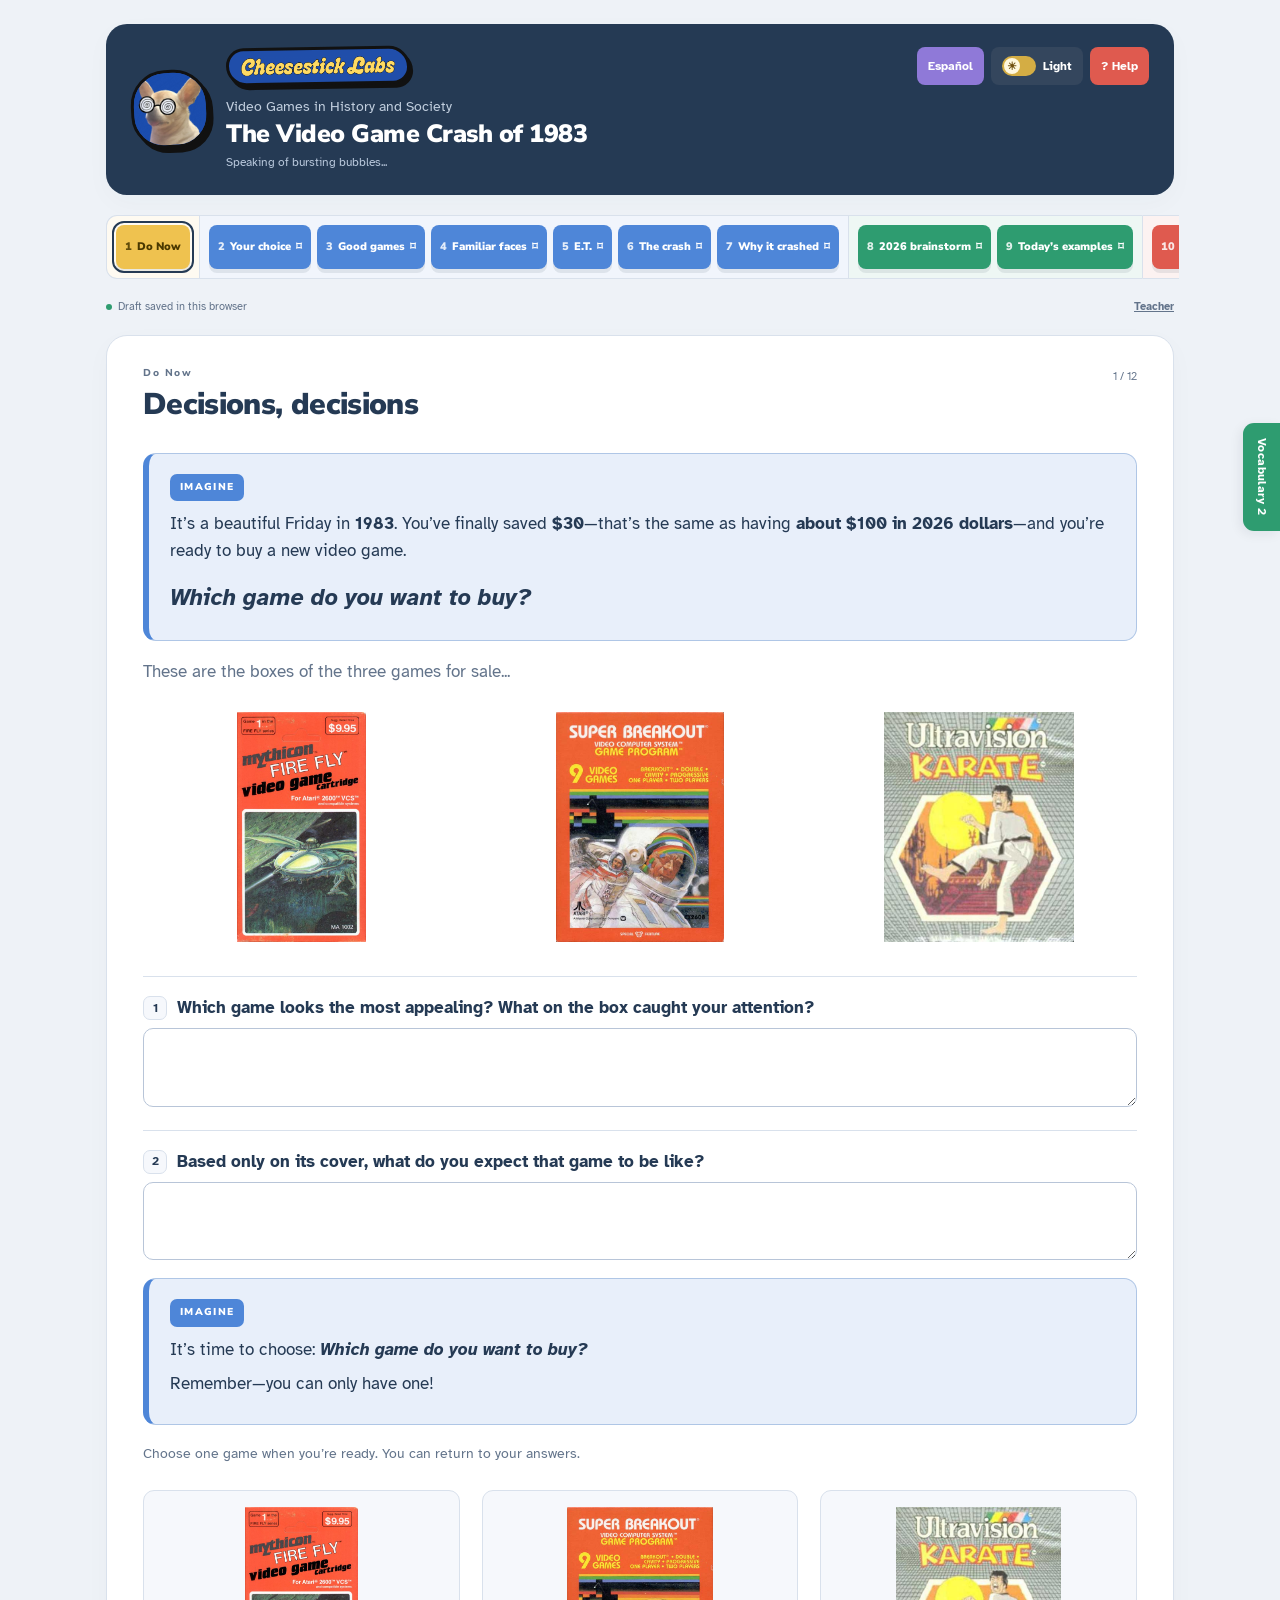
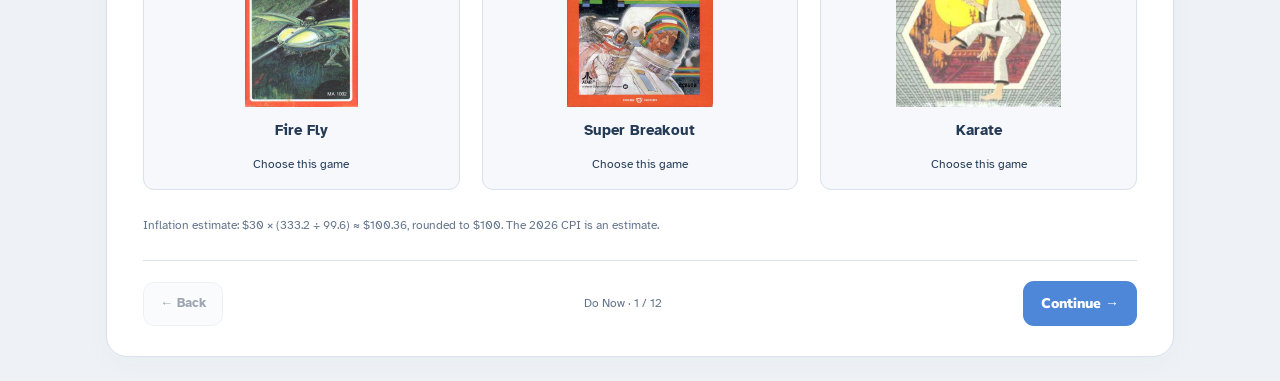
<file: index.html>
<!doctype html>
<html lang="en"><head><meta charset="utf-8"><meta name="viewport" content="width=device-width,initial-scale=1"><meta name="color-scheme" content="light dark"><title>Cheesestick Labs · The Video Game Crash of 1983</title><link rel="stylesheet" href="template.css"><link rel="stylesheet" href="lesson.css"><link rel="stylesheet" href="outline.css"></head><body>
<a href="#lesson" class="skip" id="skip">Skip to lesson</a>
<div class="app-shell">
<header class="topbar"><div class="brand"><div class="logo"><img src="assets/oz.png" alt="Oz wearing spiral glasses" width="1536" height="1536"></div><div class="brand-text"><div class="brandline"><img class="wordmark" src="assets/wordmark.png" alt="Cheesestick Labs" width="1131" height="130"></div><div class="series" id="series"></div><h1 id="lesson-title"></h1><div class="subtitle" id="subtitle"></div></div></div><div class="header-tools"><div class="utilities"><button id="language" class="language">Español</button><button id="theme" class="theme"><span class="theme-track"><span class="theme-thumb">☀</span></span><span id="theme-label">Light</span></button><button id="help" class="help">? Help</button></div></div></header>
<div class="nav-wrap"><div class="lesson-map-scroll"><nav id="page-nav" aria-label="Lesson pages"></nav></div><div class="session-line"><span class="draft" id="draft-status" role="status"></span><button class="teacher-link" id="teacher-open">Teacher</button></div></div>
<main id="lesson" tabindex="-1"></main>
</div>
<button class="vocab-tab" id="vocab-toggle" aria-controls="vocab-drawer" aria-expanded="false">Vocabulary</button>
<aside id="vocab-drawer" class="vocab-drawer" hidden><div class="drawer-heading"><h2 id="vocab-heading">Vocabulary</h2><button class="icon-button" data-close-vocab aria-label="Close">×</button></div><dl id="vocab-list"></dl></aside>
<dialog id="checkpoint" aria-labelledby="checkpoint-question"><form id="checkpoint-form"><div class="dialog-top"><span class="eyebrow" id="checkpoint-label"></span><button type="button" class="icon-button" data-close="checkpoint" aria-label="Close">×</button></div><span class="dialog-symbol">✦</span><h2 id="checkpoint-question"></h2><p id="checkpoint-hint" class="muted"></p><label for="checkpoint-answer" id="checkpoint-answer-label"></label><div class="unlock-row"><input id="checkpoint-answer" type="text" autocomplete="off" required><button class="primary" id="unlock-button"></button></div><p id="checkpoint-status" role="status"></p></form></dialog>
<dialog id="help-dialog"><div class="dialog-top"><h2 id="help-title"></h2><button class="icon-button" data-close="help-dialog" aria-label="Close">×</button></div><div id="help-content"></div></dialog>
<dialog id="choice-dialog"><form id="choice-form"><h2 id="choice-title"></h2><p id="choice-warning"></p><div class="help-actions"><button type="button" class="secondary" data-close="choice-dialog" id="choice-cancel"></button><button class="primary" id="choice-confirm"></button></div></form></dialog>
<dialog id="game-dialog" aria-labelledby="game-title"><div class="game-window"><div class="window-header"><h2 id="game-title"></h2><button id="close-game" aria-label="Close game and return to lesson">×</button></div><iframe id="game-frame" title="Atari game player" allow="autoplay" src="about:blank"></iframe></div></dialog>
<dialog id="teacher-dialog"><div class="dialog-top"><h2>Teacher setup</h2><button class="icon-button" data-close="teacher-dialog" aria-label="Close">×</button></div><div id="teacher-content"></div></dialog>
<div class="toast" id="toast" role="status" hidden></div><div id="print-area"></div>
<script src="config.js"></script><script src="content.js"></script><script src="passwords.js"></script><script src="lesson-sections.js"></script><script src="submission.js"></script><script src="jspdf.umd.min.js"></script><script src="answer-pdf.js"></script><script src="app.js"></script>
</body></html>
</file>
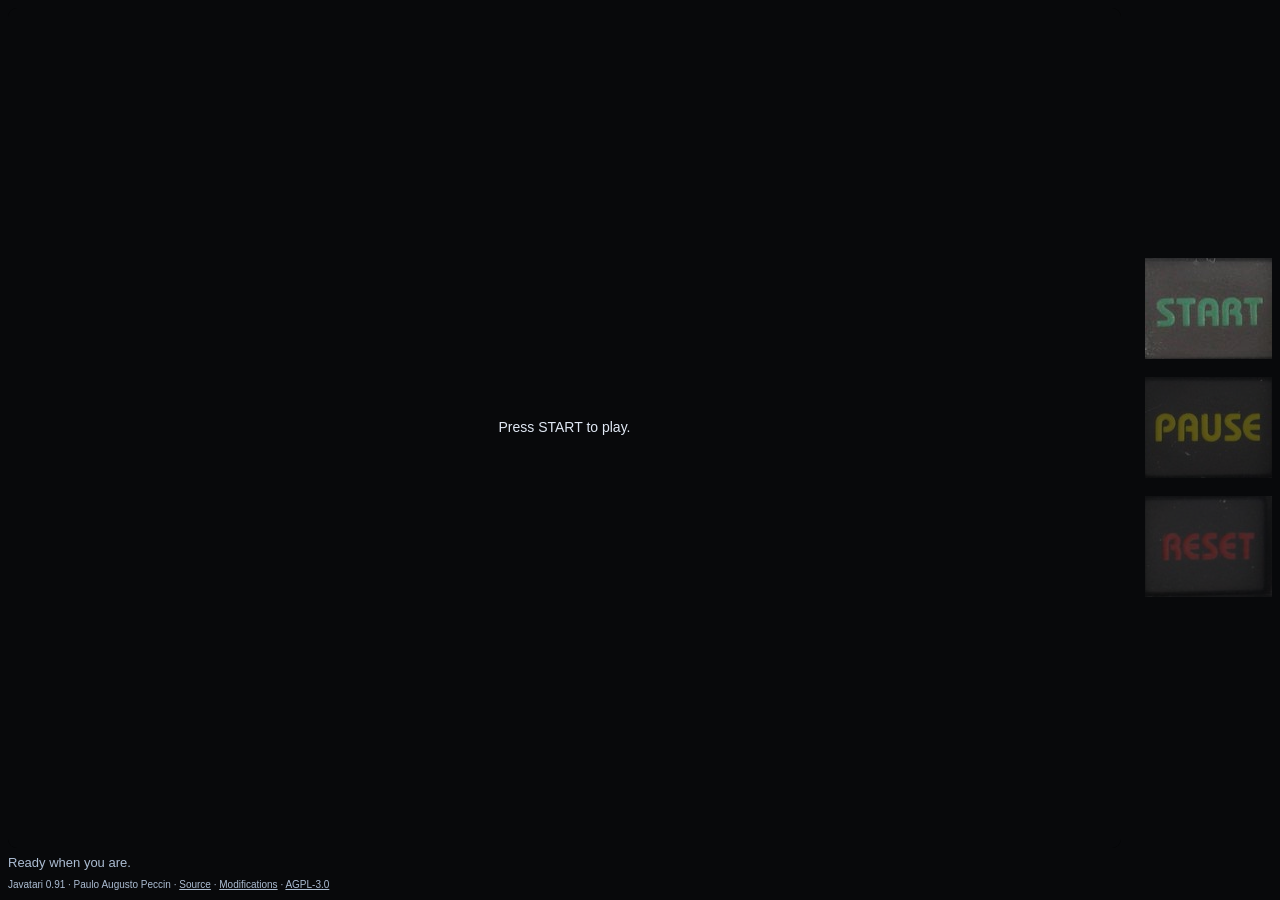
<file: player.html>
<!doctype html><html lang="en"><head><meta charset="utf-8"><meta name="viewport" content="width=device-width,initial-scale=1"><title>Atari player</title><link rel="stylesheet" href="player.css"></head><body>
<div class="player"><div class="layout"><section id="stage" aria-label="Game screen"><div id="scaler"><div id="javatari-screen"></div><div id="javatari-console-panel"></div></div><div id="cover"><p id="opening">Press START to play.</p></div></section><div class="buttons"><button id="start" aria-label="Start game"><img src="assets/S.png" alt="START" width="127" height="101"></button><button id="pause" aria-label="Pause game" aria-pressed="false" disabled><img src="assets/P.png" alt="PAUSE" width="127" height="101"></button><button id="reset" aria-label="Reset game" disabled><img src="assets/R.png" alt="RESET" width="127" height="101"></button></div></div><div class="status-row"><p id="status" role="status"></p><button id="retry" hidden>Try again</button></div><footer>Javatari 0.91 · Paulo Augusto Peccin · <a href="javatari-original-source.zip" target="_blank">Source</a> · <a href="MODIFICATIONS.md" target="_blank">Modifications</a> · <a href="LICENSE-javatari.txt" target="_blank">AGPL-3.0</a></footer></div>
<button id="finish-shopping" hidden disabled>Finish Shopping</button><script src="javatari/javatari.js"></script><script src="player.js"></script></body></html>
</file>
<file: template.css>
@import url('https://fonts.googleapis.com/css2?family=Atkinson+Hyperlegible:wght@400;700&family=Nunito+Sans:wght@600;700;800;900&display=swap');
:root{color-scheme:light;--bg:#eef2f7;--surface:#fff;--soft:#f6f8fc;--field:#fff;--ink:#253a54;--muted:#63748b;--line:#d9e1ec;--header:#253a54;--blue:#4e86d8;--green:#2e9c70;--gold:#efc24f;--red:#df5a4f;--purple:#8f79d8;--slate:#5f6f89;--shadow:0 8px 26px #253a5407;--activity:#f7faff;--grid:#d6e1f0;--node:#fff}
:root[data-theme=dark]{color-scheme:dark;--bg:#151e2b;--surface:#202d3e;--soft:#1b2737;--field:#172333;--ink:#e0e8f4;--muted:#acbdd3;--line:#3a4b61;--header:#111a27;--shadow:0 8px 26px #0d17231c;--activity:#182638;--grid:#35485f;--node:#25374d}
*{box-sizing:border-box}body{margin:0;background:var(--bg);color:var(--ink);font:17px/1.55 'Atkinson Hyperlegible','Segoe UI',sans-serif}button,input,textarea,select{font:inherit}button,a,select,input,textarea{-webkit-tap-highlight-color:transparent}button{cursor:pointer;min-height:44px;border:0;font-weight:700;border-radius:11px;padding:10px 16px;transition:filter .15s,transform .15s}button:hover{filter:brightness(1.05)}button:active{transform:translateY(1px)}button:disabled{opacity:.45;cursor:not-allowed}button:focus-visible,a:focus-visible,input:focus-visible,textarea:focus-visible,select:focus-visible{outline:3px solid var(--gold);outline-offset:4px}a{color:var(--blue);text-underline-offset:3px}h1,h2,h3,.nav-button,.block-label,.primary,.brandline{font-family:'Nunito Sans','Segoe UI',sans-serif}h1,h2,h3{line-height:1.2}h2{font-size:30px;font-weight:900;letter-spacing:-.65px;margin:7px 0 12px}h3{font-size:20px;margin:0 0 9px}p{margin:0 0 14px}p:last-child{margin-bottom:0}.app-shell{max-width:1160px;margin:auto;padding:24px 46px 0}.topbar{border-radius:21px;background:var(--header);padding:23px 25px;color:#fff;display:flex;align-items:center;justify-content:space-between;gap:20px;box-shadow:var(--shadow)}.brand{display:flex;gap:17px;align-items:center}.logo{flex:none;width:66px;height:66px;background:#34475f;border:1px solid #4d6078;border-radius:18px;padding:5px;transform:rotate(-5deg)}.logo svg{width:100%;height:100%}.brandline{font-size:10px;letter-spacing:1.7px;font-weight:900;color:#f2cd6d;display:flex;gap:10px;align-items:center}.preview-tag{font:700 9px 'Segoe UI',sans-serif;letter-spacing:1px;color:#b5c7de;border:1px solid #53647c;border-radius:4px;padding:2px 5px}.series{font-size:14px;color:#c1cede;margin-top:6px}h1{font-size:25px;font-weight:900;letter-spacing:-.5px;margin:2px 0 4px}.subtitle{font-size:12px;color:#b9c8dc}.header-tools{flex:none;align-self:stretch;display:flex;flex-direction:column;justify-content:space-between;gap:15px;align-items:flex-end}.utilities{display:flex;gap:7px;align-items:center}.utilities button{font-size:12px;padding:8px 11px;min-height:38px;border-radius:8px;color:white}.language{background:#8f79d8}.help{background:#df5a4f}.theme{display:flex;gap:7px;align-items:center;background:#34465d}.theme-track{background:#d4ad44;width:34px;height:20px;border-radius:15px;display:block;padding:2px;transition:background .2s}.theme-thumb{display:grid;place-items:center;background:#fff8df;color:#705010;width:16px;height:16px;border-radius:50%;font-size:11px;transition:transform .2s}[data-theme=dark] .theme-track{background:#617a9f}[data-theme=dark] .theme-thumb{transform:translateX(14px);background:#e4edff;color:#324b69}.pacing{display:flex;gap:8px;align-items:center;font-size:11px;color:#c1cede}.pacing select{background:#34465d;color:#edf3fa;border:1px solid #53647c;border-radius:6px;padding:5px;font-size:11px}.nav-wrap{padding:20px 0 15px}nav{display:flex;gap:8px;flex-wrap:wrap}.nav-button{background:var(--tab);color:#fff;border-radius:12px;padding:12px 13px;font-size:12px;font-weight:900;box-shadow:0 4px 0 #23364d18;display:flex;gap:7px;align-items:center}.nav-button.gold{color:#493800}.nav-button[aria-current=page]{outline:3px solid var(--ink);outline-offset:2px}.nav-num{opacity:.85}.lock{width:12px;height:12px;opacity:.85}.session-line{display:flex;align-items:center;justify-content:space-between;gap:12px;font-size:11px;color:var(--muted);margin-top:15px;flex-wrap:wrap}.draft::before{content:'';display:inline-block;width:6px;height:6px;background:var(--green);border-radius:50%;margin-right:6px}.draft.error::before{background:var(--red)}main{background:var(--surface);border:1px solid var(--line);border-radius:21px;padding:30px 36px;box-shadow:var(--shadow);min-height:450px;scroll-margin-top:15px}main:focus{outline:none}.page-top{display:flex;gap:18px;justify-content:space-between;align-items:start;margin-bottom:18px}.eyebrow{font:800 10px 'Nunito Sans',sans-serif;letter-spacing:1.6px;color:var(--muted)}.page-count{font-size:11px;color:var(--muted);white-space:nowrap;margin-top:2px}.lead{color:var(--muted);max-width:780px;font-size:17px}.block{--tone:var(--gold);border:1px solid color-mix(in srgb,var(--tone) 30%,var(--line));border-left:6px solid var(--tone);background:color-mix(in srgb,var(--tone) 9%,var(--surface));padding:18px 21px;border-radius:13px;margin:18px 0}.block-label{display:inline-block;font-size:10px;font-weight:900;letter-spacing:1.3px;background:var(--tone);color:white;border-radius:7px;padding:6px 10px;margin-bottom:10px}.learn{--tone:var(--gold)}.learn .block-label{color:#493800}.observe{--tone:var(--blue)}.try{--tone:var(--green)}.review{--tone:var(--purple)}.important{--tone:var(--red)}.block p{margin-bottom:8px}.more-row{display:flex;gap:15px;flex-wrap:wrap;margin-top:8px;align-items:center}.learn-more{margin-top:8px}.learn-more summary{cursor:pointer;font-size:13px;color:var(--ink);font-weight:700}.learn-more p{font-size:14px;color:var(--muted);margin-top:8px}.slide-link{font-size:13px}.activity-area{background:var(--activity);border:1px solid var(--line);border-radius:12px;padding:18px;margin-top:13px}.activity-head{display:flex;gap:10px;align-items:center;justify-content:space-between;flex-wrap:wrap;margin-bottom:10px}.activity-head p{margin:0}.caption{font-size:12px;color:var(--muted)}.route-compare{display:grid;grid-template-columns:1fr 1fr;gap:12px}.route-option{padding:13px 15px;background:var(--node);border:1px solid var(--line);border-radius:10px}.route-letters{display:flex;gap:10px;align-items:center;font-weight:700;font-size:17px}.route-letters span{color:var(--muted);font-size:12px}.route-total{font:900 29px 'Nunito Sans',sans-serif;line-height:1.3;margin-top:8px}.route-total small{font:400 13px 'Atkinson Hyperlegible',sans-serif;color:var(--muted)}.route-option.better{border-color:var(--green)}.route-option.better .route-total{color:var(--green)}[data-theme=dark] .route-option.better .route-total{color:#63d5a4}.slider-label{display:flex;justify-content:space-between;gap:12px;font-size:14px;margin:18px 0 5px}.slider-label output{font-weight:700}input[type=range]{width:100%;accent-color:var(--green);margin:5px 0 0;min-height:25px}.slider-hints{display:flex;justify-content:space-between;font-size:11px;color:var(--muted)}.result-line{background:color-mix(in srgb,var(--green) 10%,var(--surface));padding:10px 13px;border-radius:8px;font-size:14px;margin-top:12px;min-height:42px}.question{border-top:1px solid var(--line);padding-top:19px;margin-top:23px}.question-label{display:flex;gap:10px;align-items:start;font-weight:700;line-height:1.4;margin-bottom:8px}.q-number{display:grid;place-items:center;width:24px;height:24px;flex:none;background:var(--soft);border:1px solid var(--line);border-radius:7px;font-size:12px}.question .caption{margin:0 0 10px 34px}.question textarea{display:block;width:100%;resize:vertical;background:var(--field);border:1px solid #b8c5d8;color:var(--ink);padding:12px 14px;border-radius:10px;min-height:76px}.question.deep{border:1px solid color-mix(in srgb,var(--purple) 45%,var(--line));border-left:6px solid var(--purple);background:color-mix(in srgb,var(--purple) 6%,var(--surface));padding:17px 20px;border-radius:13px;margin-top:20px}.think-heading{display:flex;justify-content:space-between;gap:10px;margin-bottom:9px}.think-heading strong{font-size:11px;color:var(--purple);letter-spacing:1px}.discussion-cue{font-size:12px;color:var(--muted);margin-top:9px}.pause-line{font-size:14px;padding:12px 0 0;display:flex;gap:9px;align-items:start}.pause-line strong{color:var(--red)}.page-bottom{display:flex;justify-content:space-between;gap:15px;align-items:center;margin-top:25px;padding-top:20px;border-top:1px solid var(--line)}.primary{background:var(--blue);color:white;font-size:14px;font-weight:900;padding:12px 18px}.secondary{background:var(--soft);border:1px solid var(--line);color:var(--ink);font-size:13px}.page-bottom .caption{text-align:center}.next-wrap{display:flex;align-items:center;gap:8px}.next-wrap svg{width:12px;height:12px}.vocab-tab{position:fixed;right:0;top:47%;z-index:15;writing-mode:vertical-rl;display:flex;gap:10px;align-items:center;background:var(--green);color:white;border-radius:11px 0 0 11px;padding:15px 9px;font-size:12px;letter-spacing:.4px;box-shadow:-3px 3px 12px #15213112}.vocab-tab span:last-child{display:grid;place-items:center;background:#ffffff24;border-radius:50%;width:21px;height:21px;writing-mode:horizontal-tb;font-size:11px}.vocab-drawer{position:fixed;right:0;top:0;bottom:0;width:min(365px,90vw);background:var(--surface);border-left:1px solid var(--line);box-shadow:-14px 0 50px #111a2730;z-index:25;padding:30px 26px;overflow-y:auto}.drawer-heading{display:flex;justify-content:space-between;align-items:start;gap:15px}.vocab-drawer h2{font-size:26px}.vocab-drawer dt{font-weight:700;color:var(--green);margin-top:22px}.vocab-drawer dd{margin:5px 0 0;font-size:15px}.vocab-drawer .term-page{font-size:11px;color:var(--muted);margin-top:4px}.icon-button{font-size:25px;line-height:1;width:40px;min-height:40px;padding:5px;color:var(--muted);background:var(--soft);flex:none}.vocab-link{padding:0;border:0;background:none;min-height:0;display:inline;color:inherit;font:inherit;font-weight:700;text-decoration:underline dotted var(--gold);text-underline-offset:4px}footer{padding:23px;text-align:center;color:var(--muted);font-size:12px}footer a{color:inherit}dialog{width:min(480px,calc(100% - 32px));border:1px solid var(--line);border-radius:19px;background:var(--surface);color:var(--ink);padding:27px;box-shadow:0 20px 100px #0b162355}dialog::backdrop{background:#111a2799;backdrop-filter:blur(4px)}dialog h2{font-size:26px}.dialog-top{display:flex;align-items:center;justify-content:space-between;gap:12px;margin-bottom:12px}.dialog-symbol{display:grid;place-items:center;background:color-mix(in srgb,var(--gold) 18%,var(--surface));color:var(--gold);width:42px;height:42px;border-radius:12px;font-size:28px;margin-bottom:15px}.muted{color:var(--muted);font-size:14px}.unlock-row{display:flex;gap:8px;margin-top:7px}.unlock-row input{min-width:0;width:100%}.unlock-row button{flex:none}input:not([type=range]),select{border:1px solid var(--line);background:var(--field);color:var(--ink);padding:10px 12px;border-radius:9px}dialog label{font-size:13px;font-weight:700}.dialog-note{font-size:12px;color:var(--muted);margin-top:13px}#checkpoint-status{font-size:13px;color:var(--red);margin-top:10px}.help-entry{margin:18px 0}.help-entry h3{font-size:16px}.help-entry p{font-size:14px;color:var(--muted)}.help-actions{display:flex;gap:9px;flex-wrap:wrap;justify-content:space-between;margin-top:23px}.toast{position:fixed;left:50%;bottom:22px;transform:translateX(-50%);background:var(--ink);color:var(--surface);padding:12px 20px;border-radius:10px;box-shadow:var(--shadow);z-index:50;max-width:90%;font-size:14px}.router-map{display:block;width:100%;height:auto;max-height:210px}.map-line{stroke:var(--grid);stroke-width:4;fill:none;stroke-linecap:round}.map-line.active{stroke:var(--blue)}.map-line.closed{stroke:var(--red);stroke-dasharray:6 7;opacity:.5}.map-node{fill:var(--node);stroke:var(--line);stroke-width:2}.map-node.router{stroke:var(--blue)}.router-map text{fill:var(--ink);font-family:'Nunito Sans',sans-serif;font-weight:800;font-size:14px}.router-map .edge-label{font:12px 'Atkinson Hyperlegible',sans-serif;fill:var(--muted)}.packet-dot{fill:var(--gold);stroke:var(--surface);stroke-width:3}.activity-controls{display:flex;gap:8px;align-items:center;flex-wrap:wrap;margin-top:9px}.activity-controls .primary{background:var(--green)}.toggle-link{background:var(--node);color:var(--ink);border:1px solid var(--line);font-size:13px}.toggle-link[aria-pressed=true]{border-color:var(--red);color:var(--red)}.message-scene{display:flex;justify-content:center;align-items:center;gap:18px;padding:20px 10px}.message-device{background:var(--node);border:2px solid var(--line);border-radius:16px;padding:20px;min-width:130px;text-align:center}.message-device .device-icon{font-size:26px;margin-bottom:8px}.message-device strong{display:block;font-size:15px}.message-device small{color:var(--muted);font-size:12px}.message-trail{color:var(--blue);letter-spacing:5px;position:relative;overflow:hidden;min-width:75px;text-align:center}.message-trail:after{content:'●';position:absolute;left:-10%;color:var(--gold);animation:message 3s linear infinite}@keyframes message{to{left:110%}}.review-prompt{font-size:14px}.workbench{display:grid;grid-template-columns:1fr 1fr;gap:20px;align-items:start}.tile-pool{display:flex;gap:7px;flex-wrap:wrap;align-items:center}.route-tile{background:var(--node);color:var(--ink);border:2px solid var(--blue);border-radius:9px;width:52px;min-height:49px;cursor:grab;touch-action:none;font:900 17px 'Nunito Sans',sans-serif}.route-tile[aria-pressed=true]{background:var(--blue);color:white}.drop-slot{display:flex;align-items:center;justify-content:center;gap:8px;background:var(--field);border:2px dashed var(--line);border-radius:11px;min-height:75px;padding:10px;margin-top:8px;flex-wrap:wrap}.drop-slot.over{border-color:var(--green);background:color-mix(in srgb,var(--green) 9%,var(--surface))}.path-stop{display:flex;gap:8px;align-items:center;font-weight:700}.path-stop button{min-height:35px;padding:4px 10px;background:var(--blue);color:white;border-radius:7px}.test-history{border-top:1px solid var(--line);margin-top:15px;padding-top:12px;font-size:13px}.test-history ol{margin:7px 0 0;padding-left:22px}.history-row{padding:3px 0}.history-cost{font-weight:700;color:var(--green)}.task-steps{display:flex;gap:13px;flex-wrap:wrap;margin:15px 0;color:var(--muted);font-size:12px}.task-steps span{display:flex;align-items:center;gap:5px}.task-steps b{display:grid;place-items:center;width:20px;height:20px;border-radius:50%;background:var(--soft);color:var(--ink)}.submit-fields{display:grid;grid-template-columns:2fr 1fr;gap:16px;margin:20px 0}.submit-fields label{font-size:13px;font-weight:700;display:block;margin-bottom:6px}.submit-fields input,.submit-fields select{width:100%}.response-summary{border:1px solid var(--line);border-radius:12px;overflow:hidden;margin:19px 0}.summary-row{display:flex;justify-content:space-between;align-items:center;gap:10px;padding:12px 16px;font-size:14px;border-bottom:1px solid var(--line)}.summary-row:last-child{border-bottom:0}.summary-row button{background:none;color:var(--blue);font-size:13px;padding:2px 4px;min-height:30px}.summary-stat{font-size:12px;color:var(--muted)}.submit-actions{display:flex;gap:9px;flex-wrap:wrap}.submit-note{margin-top:14px;padding:14px 16px;border-radius:10px;background:var(--soft);border:1px solid var(--line);font-size:14px}.submit-note.success{border-color:var(--green)}.preview-notice{font-size:13px;color:var(--muted);border-left:3px solid var(--gold);padding-left:12px;margin:18px 0}.skip{position:absolute;top:-100px;background:var(--surface);padding:12px;z-index:100}.skip:focus{top:10px}#print-area{display:none}[hidden]{display:none!important}.drag-ghost{position:fixed;pointer-events:none;z-index:60;background:var(--blue);color:white;padding:10px 17px;border-radius:10px;font-weight:700;box-shadow:0 6px 20px #111a2755}
@media(min-width:1400px){.app-shell{max-width:1210px}}@media(max-width:950px){.topbar{align-items:flex-start}.brand{align-items:flex-start}.header-tools{gap:15px}.app-shell{padding:18px 42px 0 18px}h1{font-size:23px}.utilities{flex-wrap:wrap;justify-content:flex-end}.nav-button{padding:11px;font-size:11px}main{padding:26px}}
@media(max-width:680px){body{font-size:16px}.app-shell{padding:10px 34px 0 10px}.topbar{padding:18px;flex-direction:column;gap:17px;border-radius:16px}.logo{width:47px;height:47px;border-radius:13px}.brand{gap:11px}.brandline{font-size:9px}.series{font-size:12px}h1{font-size:21px}.subtitle{font-size:11px}.header-tools{flex-direction:row;align-items:center;align-self:stretch;flex-wrap:wrap}.utilities button{font-size:11px}.pacing{font-size:10px}nav{gap:7px}.nav-button{flex:1 1 28%;justify-content:center;font-size:10px;padding:10px 6px}.session-line{font-size:10px}#theme-note{display:none}main{padding:21px 17px;border-radius:16px}h2{font-size:25px}.page-top{gap:8px}.eyebrow{font-size:9px;letter-spacing:1px}.page-count{font-size:10px}.lead{font-size:16px}.block{padding:15px;border-left-width:5px}.route-compare{gap:8px}.route-option{padding:12px}.route-letters{gap:6px;font-size:15px}.route-total{font-size:26px}.workbench{grid-template-columns:1fr;gap:12px}.question.deep{padding:15px}.page-bottom{gap:8px}.page-bottom .caption{display:none}.primary{padding:11px 14px}.vocab-tab{padding:12px 6px;font-size:11px}.message-scene{gap:10px;padding:15px 0}.message-device{min-width:90px;padding:12px}.message-trail{min-width:38px;letter-spacing:2px}.message-device strong{font-size:13px}.message-device small{font-size:11px}.submit-fields{grid-template-columns:1fr}.router-map{min-height:150px}.activity-area{padding:12px}.think-heading strong{font-size:10px}.think-heading .caption{font-size:10px}footer{font-size:11px;padding:20px 0}dialog{padding:21px}.unlock-row{flex-wrap:wrap}.unlock-row button{width:100%}}
.pause-line .pause-label{background:var(--red);color:#fff;border-radius:6px;padding:5px 8px;letter-spacing:.6px;font-size:9px;flex:none;margin-top:1px}
@media(max-width:680px){.router-map{min-height:0}.router-map text{font-size:30px}.router-map .edge-label{font-size:27px}.pause-line{flex-direction:column;gap:6px;align-items:start}}
@media(prefers-reduced-motion:reduce){*,*::before,*::after{animation:none!important;transition:none!important;scroll-behavior:auto!important}}
@media print{body{background:white;color:#17263b;font:12pt/1.4 Arial,sans-serif}.app-shell,.vocab-tab,.vocab-drawer,dialog,.toast{display:none!important}#print-area{display:block}#print-area h1{font:700 22pt Arial;color:#17263b}#print-area h2{font:700 17pt Arial;margin-top:24px}#print-area section{break-after:page}#print-area section:last-child{break-after:auto}#print-area .print-question{margin:17px 0;break-inside:avoid}#print-area .write-lines{height:75px;border-bottom:1px solid #999}#print-area p{color:#17263b}#print-area svg{max-width:100%;height:auto}.print-note{font-size:10pt}}
.match-line{display:grid;grid-template-columns:1fr 220px;gap:15px;align-items:center;margin:10px 0}.fix-controls{display:flex;gap:12px;flex-wrap:wrap}.fix-controls label{display:grid;gap:5px;font-size:14px}.fix-demo{padding:20px;background:white;color:#17263b;border:1px solid #bdc7d7;margin-top:15px;border-radius:10px}.fix-demo.low-contrast{color:#c1c8cc}.fix-menu{padding:10px;background:#e5edf3;margin:12px 0}.annotation-tools{display:flex;gap:8px;align-items:center;flex-wrap:wrap;margin:15px 0}.annotation-tools span{font-size:13px}.annotation-tools [aria-pressed=true]{background:var(--green);color:white;border-color:var(--green)}.evidence-workspace{display:grid;grid-template-columns:minmax(0,1.5fr) minmax(250px,1fr);gap:20px;align-items:start}.mock-browser{border:1px solid #bdc7d7;border-radius:12px;overflow:hidden;background:white;color:#17263b}.mock-address{background:#e6ebf1;padding:10px;font-size:12px}.mock-address span{display:block;color:#53647c}.mock-site{padding:16px}.web-feature{display:block;position:relative;text-align:left;background:white;color:#17263b;border:2px solid transparent;border-radius:7px;padding:10px;width:100%;margin-bottom:8px;min-height:44px}.web-feature:hover{border-color:#2470bd}.web-feature:focus-visible{outline:3px solid #2470bd;outline-offset:2px}.web-feature p{font-size:14px;margin:8px 0}.web-feature[data-feature=brand]{font-size:23px}.web-feature[data-feature=menu]{background:#edf4fb;font-size:13px}.web-feature[data-feature=access]{font-size:13px;background:#eff8f2}.web-feature[data-feature=secondary]{background:#fff5dc;font-size:14px}.mock-grid{display:grid;grid-template-columns:1fr 1fr;gap:8px}.mock-grid .web-feature{border:1px solid #c4cedb;min-height:160px}.mock-grid strong{font-size:17px}.search-demo{display:block;padding:8px;border:1px solid #9faec3;border-radius:20px;color:#53647c;font-size:14px}.mock-action{display:inline-block;background:#1e5ca4;color:white;border-radius:6px;padding:7px 9px;font-size:13px}.markers{display:block;color:#a3281f;font-weight:bold;font-size:13px;margin-top:5px}.web-feature.highlighted{background:#fff39b}.evidence-note{border:1px solid var(--line);border-left:4px solid var(--green);border-radius:8px;padding:12px;margin-bottom:13px;font-size:13px}.evidence-note label{display:grid;gap:5px;margin-top:10px}.evidence-note textarea{width:100%;background:var(--field);color:var(--ink);padding:10px;border:1px solid var(--line);border-radius:7px;margin-bottom:10px}.evidence-note strong{overflow-wrap:anywhere}.evidence-note button{font-size:12px;padding:7px}.evidence-workspace aside{max-height:650px;overflow:auto;scrollbar-gutter:stable}.evidence-workspace aside h3{font-size:18px}@media(max-width:900px){.evidence-workspace{grid-template-columns:1fr}.evidence-workspace aside{max-height:none}.match-line{grid-template-columns:1fr}.mock-grid{grid-template-columns:1fr 1fr}}@media(max-width:500px){.mock-grid{grid-template-columns:1fr}}


.learn-topic{display:block;font-size:23px;font-weight:800;line-height:1.3;margin:2px 0 16px}.learn-detail{display:block;margin:12px 0;line-height:1.65}.learn-detail:last-child{margin-bottom:0}

.logo{transform:none;background:transparent;border:0;border-radius:0;padding:0;overflow:visible}.logo img{display:block;width:100%;height:100%;object-fit:contain}.app-shell{padding-bottom:24px}

.bigidea-statement{display:block;font-size:25px;line-height:1.5;padding:6px 0 12px}.bigidea-examples{margin:18px 0 0}.bigidea-examples>div{display:grid;grid-template-columns:125px 1fr;gap:14px;padding:13px 0;border-top:1px solid var(--line)}.bigidea-examples dt{font-weight:800}.bigidea-examples dd{margin:0;line-height:1.65}@media(max-width:600px){.bigidea-statement{font-size:21px}.bigidea-examples>div{grid-template-columns:1fr;gap:4px}}

.lesson-map-scroll{overflow-x:auto;padding:5px 5px 9px;margin:-5px -5px -9px;scrollbar-width:thin}#page-nav{display:flex;flex-wrap:nowrap;gap:24px;align-items:stretch;min-width:max-content}.lesson-part{position:relative;border:1px solid var(--line);background:var(--surface);border-radius:13px;padding:9px;display:flex;flex-direction:column;justify-content:space-between;gap:10px;flex:1 0 auto}.lesson-part.current-part{border-color:var(--muted);box-shadow:0 2px 7px #17263b0c}.lesson-part:not(:last-child)::after{content:'→';position:absolute;right:-21px;top:50%;transform:translateY(-50%);font-size:18px;font-weight:700;color:var(--muted)}.lesson-part-label{display:flex;align-items:center;gap:8px;padding:0 2px;white-space:nowrap}.lesson-part-label>span{font-size:8px;font-weight:800;letter-spacing:1px;color:var(--muted)}.lesson-part-label>strong{font-size:11px;color:var(--ink)}.lesson-part-tabs{display:flex;gap:6px;flex-wrap:nowrap}.lesson-part .nav-button{font-size:11px;padding:10px 9px;gap:5px;border-radius:8px;white-space:nowrap;flex:1 0 auto;justify-content:center}.lesson-part .nav-button[aria-current=page]{outline-width:2px;outline-offset:2px}.lesson-part .lock{width:10px;height:10px}@media(max-width:680px){#page-nav{gap:21px}.lesson-part{padding:8px}.lesson-part-label>strong{font-size:10px}.lesson-part-label>span{font-size:8px}.lesson-part .nav-button{font-size:10px;padding:10px 8px}.lesson-part:not(:last-child)::after{right:-19px;font-size:16px}}
.lesson-part-label{display:none}#page-nav{gap:0}.lesson-part{border-radius:0;gap:0;border-right:0;padding:9px}.lesson-part:first-child{border-radius:11px 0 0 11px}.lesson-part:last-child{border-radius:0 11px 11px 0;border-right:1px solid var(--line)}.lesson-part:not(:last-child)::after{content:none}.lesson-part.current-part{border-color:var(--line);box-shadow:none}@media(max-width:680px){#page-nav{gap:0}.lesson-part{padding:8px}}
.lesson-part:nth-child(1){--part-color:var(--purple)}.lesson-part:nth-child(2){--part-color:var(--blue)}.lesson-part:nth-child(3){--part-color:var(--green)}.lesson-part:nth-child(4){--part-color:var(--red)}.lesson-part{background:color-mix(in srgb,var(--part-color) 8%,var(--surface))}.lesson-part .nav-button{background:var(--part-color);color:#fff}.lesson-part .nav-button.gold{color:#fff}
.lesson-part:nth-child(1){--part-color:var(--gold)}.lesson-part:nth-child(1) .nav-button{color:#493800}.lesson-part:nth-child(4) .nav-button:last-child{background:var(--slate);color:#fff}

.investigation-steps{padding-left:24px;margin:0 0 20px}.investigation-steps li{padding-left:7px;margin:0 0 15px;line-height:1.7}.investigation-steps li::marker{font-weight:800;color:var(--red)}.question-group{font-size:15px;letter-spacing:.5px;color:var(--purple);margin:32px 0 0;padding-top:15px;border-top:2px solid var(--line)}

.shareout-sites{display:flex;gap:8px;flex-wrap:wrap;margin:16px 0}.shareout-sites button{font-size:13px}.shareout-sites [aria-pressed=true]{background:var(--blue);border-color:var(--blue);color:#fff}.shareout-viewer{margin:16px 0}.shareout-viewer iframe{display:block;width:100%;height:800px;border:0;background:white}.shareout-viewer+.caption{margin-top:12px}

.investigation-phases>section{padding:18px 0;border-top:1px solid var(--line)}.investigation-phases h3{font-size:19px;margin:0 0 12px}.investigation-phases .annotation-frame{padding:12px 16px;background:var(--surface);border-radius:7px;font-size:14px}

.block.extension{--tone:var(--purple)}.extension>.block-label{background:#7351ad;color:#fff}.extension>.question{margin-bottom:0}.extension-note{font-size:14px}

.extension-divider{border:0;border-top:1px solid var(--line);margin:30px 0 24px;width:100%}
</file>
<file: lesson.css>
/* The supplied lab stylesheet stays intact in template.css. Only lesson-specific additions follow. */
.logo{width:78px;height:78px;border:3px solid #111;border-radius:45% 45% 42% 42%;box-shadow:4px 5px 0 #111;overflow:hidden;background:#204eaa;transform:rotate(-3deg);padding:0}
.logo img{width:100%;height:100%;object-fit:cover}.wordmark{display:block;width:154px;height:auto;max-width:100%}.brand-text{min-width:0}.brand{min-width:0}.teacher-link{padding:0;background:none;color:var(--muted);font-size:11px;min-height:26px;text-decoration:underline}.session-line{align-items:center}
.brandline{display:inline-flex;padding:7px 12px;background:#204eaa;border:3px solid #111;border-radius:19px 23px 18px 22px;box-shadow:3px 4px 0 #111;margin-bottom:5px;transform:rotate(-1deg)}
.block.imagine{--tone:var(--blue);background:color-mix(in srgb,var(--blue) 13%,var(--surface))}.imagine>.block-label{background:var(--blue);color:#fff}.bubble-question{font-size:23px;line-height:1.4;margin-top:18px}.cover-gallery,.game-choices{display:grid;grid-template-columns:repeat(3,minmax(0,1fr));gap:22px;margin:26px 0}.cover-gallery figure{margin:0;text-align:center}.cover-gallery img{width:100%;height:230px;object-fit:contain}.cover-gallery figcaption{font-size:14px;font-weight:700;margin-top:8px}.game-card{display:flex;flex-direction:column;align-items:center;gap:12px;border:1px solid var(--line);background:var(--soft);color:var(--ink);padding:16px}.game-card img{width:100%;height:200px;object-fit:contain}.game-card.chosen{outline:3px solid var(--blue);outline-offset:3px}.game-card span{font-size:15px}.game-card small{font-size:12px;font-weight:400}.game-card:disabled{filter:grayscale(.7)}.source-note{font-size:12px;color:var(--muted);margin:22px 0}.source-note p{margin-top:10px}.source-note a{overflow-wrap:anywhere}.choice-status{font-size:14px;color:var(--muted)}.crash-banner{border:2px solid var(--red);background:color-mix(in srgb,var(--red) 10%,var(--surface));border-radius:12px;padding:22px;margin:20px 0}.crash-banner h3{color:var(--red);letter-spacing:1px}.evidence-grid{display:grid;grid-template-columns:repeat(3,1fr);gap:12px;margin:20px 0}.evidence-card{border:1px solid var(--line);border-radius:12px;background:var(--soft);padding:18px}.evidence-card strong{display:block;font-size:18px;margin-bottom:8px}.evidence-card p{font-size:15px}.setup-note{border:1px dashed var(--line);border-radius:12px;padding:18px;margin:20px 0;color:var(--muted);font-size:14px}.teacher-fields label{display:grid;gap:5px;margin:12px 0;font-size:14px}.teacher-fields input{width:100%}.teacher-fields fieldset{border:1px solid var(--line);border-radius:10px;margin:15px 0;padding:15px}.teacher-actions{display:flex;gap:8px;flex-wrap:wrap;margin:16px 0}.teacher-fields .danger{background:var(--red);color:#fff}#teacher-dialog{max-width:700px;width:calc(100% - 30px)}.response-summary h3{margin:18px 0 7px;font-size:17px}.response-summary{padding:18px}.response-summary p{white-space:pre-wrap;overflow-wrap:anywhere;font-size:14px}.link-list{display:flex;gap:10px;flex-wrap:wrap;margin:16px 0}.link-list a{padding:10px 14px;border:1px solid var(--line);border-radius:8px;background:var(--soft)}.investigation-steps li{margin-bottom:14px}.question input{width:100%}
body:has(#game-dialog[open]){overflow:hidden}#game-dialog{width:calc(100vw - 24px);height:calc(100dvh - 24px);max-width:1500px;max-height:none;padding:10px 14px;background:#151e2b;color:white;border:2px solid #111;border-radius:18px;overflow:hidden}.game-window{height:100%;display:grid;grid-template-rows:auto minmax(0,1fr);gap:8px}.window-header{display:flex;align-items:center;justify-content:space-between}.window-header h2{font-size:18px;margin:0}.window-header button{font-size:28px;background:#34465d;color:white;padding:2px 14px}#game-frame{width:100%;height:100%;border:0;min-height:0;background:#08090b;border-radius:10px}#choice-dialog{max-width:500px}#checkpoint-status{min-height:20px}
.completion-table{margin:24px 0;border:1px solid var(--line);border-radius:12px;overflow:hidden}.completion-table table{width:100%;border-collapse:collapse;text-align:left}.completion-table caption{text-align:left;padding:16px;font-weight:700;background:var(--soft)}.completion-table th,.completion-table td{padding:12px 16px;border-top:1px solid var(--line);font-size:14px}.completion-table thead th{color:var(--muted);font-size:12px}.completion-table tbody th{font-weight:700}.completion-table td:last-child{width:120px}.completion-table button{font-size:12px;padding:6px 12px;min-height:36px}
@media(max-width:680px){.logo{width:58px;height:58px}.wordmark{width:140px}.cover-gallery,.game-choices{gap:10px}.cover-gallery img{height:160px}.game-card{padding:8px}.game-card img{height:145px}.game-card span{font-size:12px}.evidence-grid{grid-template-columns:1fr}.bubble-question{font-size:20px}.subtitle{max-width:230px}.app-shell{padding-right:34px}.completion-table th,.completion-table td{padding:10px 8px;font-size:12px}.completion-table td:last-child{width:92px}}

.game-window,#game-frame{min-width:0}
</file>
<file: outline.css>
.library-growth{display:flex;align-items:center;justify-content:space-around;gap:24px;margin:28px 0;padding:24px;border:1px solid var(--line);border-radius:14px;background:var(--soft)}.library-growth>div{display:flex;flex-direction:column;gap:14px;text-align:center}.library-growth strong{font-size:20px}.launch-dots{font-size:16px;color:var(--blue);letter-spacing:2px}.library-stack{font-size:35px;color:var(--purple);line-height:1}.cover-title{height:230px;display:grid;place-items:center;border:3px solid var(--ink);border-radius:10px;background:var(--soft);color:var(--ink);font:900 clamp(16px,2.8vw,28px)/1.2 'Nunito Sans','Segoe UI',sans-serif;padding:16px;overflow-wrap:anywhere}.question-label[for=answer-crash]{font:900 clamp(38px,7vw,72px)/1.2 'Nunito Sans','Segoe UI',sans-serif;justify-content:center;min-height:150px}.question-label[for=answer-crash] .q-number{display:none}.discussion-wait{text-align:center;margin:28px 0}.crash-factors{padding-left:22px}.crash-factors li{margin:0 0 15px}.today-examples{display:grid;grid-template-columns:repeat(4,1fr);gap:12px;margin:24px 0}.today-examples article{padding:18px;border:1px solid var(--line);border-top:4px solid var(--green);border-radius:12px;background:var(--soft)}.today-examples h3{font-size:18px}.today-examples p{font-size:14px}.comparison-wrap{margin:28px 0;overflow:hidden;border:1px solid var(--line);border-radius:12px}.history-comparison{width:100%;border-collapse:collapse;text-align:left}.history-comparison caption{padding:16px;font-weight:700;background:var(--soft)}.history-comparison th{background:var(--header);color:white}.history-comparison th,.history-comparison td{width:50%;padding:15px;border-bottom:1px solid var(--line);vertical-align:top;font-size:15px}.history-comparison tr:last-child td{border-bottom:0}.arcade-choices{display:grid;grid-template-columns:repeat(3,1fr);gap:18px;margin:24px 0}.arcade-card{min-height:180px;border-top:5px solid var(--green)}.arcade-card strong{font-size:24px}.arcade-card span{font-size:14px}.submit-note.error{border-color:var(--red)}
@media(max-width:800px){.today-examples{grid-template-columns:repeat(2,1fr)}}@media(max-width:500px){.library-growth{flex-direction:column;padding:18px;gap:14px}.cover-title{height:160px;padding:8px;font-size:15px}.history-comparison td,.history-comparison th{padding:10px;font-size:13px}.arcade-choices{grid-template-columns:1fr}.arcade-card{min-height:110px}.today-examples article{padding:12px}}

.crash-freewrite .question-label[for=answer-crash]{font:700 17px/1.5 "Atkinson Hyperlegible","Segoe UI",sans-serif;justify-content:flex-start;min-height:0}.crash-freewrite textarea{min-height:200px}.crash-password-form{margin-top:30px;padding-top:24px;border-top:1px solid var(--line)}.crash-password-form>label{display:block;font-weight:700;margin-bottom:8px}.crash-password-form .unlock-row{max-width:470px}.crash-password-form input{min-width:0;flex:1}.crash-password-form [role=status]{color:var(--red);font-size:14px;margin-top:8px}

.arcade-divider{border:0;border-top:2px solid var(--line);margin:34px 0}.arcade-card img{height:160px}.arcade-card strong{overflow-wrap:anywhere}
.cover-gallery figure,.game-card{position:relative}
.cover-gallery img,.game-card img,.cover-title{position:relative;transform-origin:center;transition:transform .18s ease,filter .18s ease}
@media(hover:hover) and (pointer:fine){
 .cover-gallery figure:hover,.game-card:hover{z-index:20}
 .cover-gallery figure:hover img,.game-card:hover img,.cover-title:hover{transform:scale(1.45);z-index:21;filter:drop-shadow(0 10px 14px #0005)}
 .game-card:not(:has(img)):hover{transform:scale(1.08)}
}
.game-card:focus-visible{z-index:20}
.game-card:focus-visible img{transform:scale(1.45);z-index:21;filter:drop-shadow(0 10px 14px #0005)}
@media(prefers-reduced-motion:reduce){.cover-gallery img,.game-card img,.cover-title{transition:none}}
</file>
<file: player.css>
*{box-sizing:border-box}html,body{height:100%;margin:0;background:#08090b;color:#e0e8f4;font:14px/1.4 'Segoe UI',sans-serif}.player{height:100%;display:grid;grid-template-rows:minmax(0,1fr) auto auto;gap:6px;padding:8px}.layout{display:grid;grid-template-columns:minmax(0,1fr) clamp(58px,11vw,127px);gap:clamp(8px,2vw,24px);min-height:0}#stage{position:relative;min-width:0;min-height:0;overflow:hidden;background:black;border-radius:9px}#scaler{position:absolute;left:50%;top:50%;transform-origin:center}#javatari-screen,#javatari-console-panel{margin-left:auto;margin-right:auto}#javatari-screen canvas{image-rendering:pixelated}#javatari-screen>div:nth-child(2){display:none!important}#cover{position:absolute;inset:0;display:grid;place-items:center;text-align:center;background:#08090b;padding:20px}.buttons{display:flex;flex-direction:column;justify-content:center;align-items:center;gap:clamp(8px,2vh,18px)}.buttons button{display:block;aspect-ratio:127/101;width:100%;max-height:28%;border:0;padding:0;background:none;cursor:pointer}.buttons img{display:block;width:100%;height:100%;object-fit:contain}button:focus-visible,a:focus-visible{outline:3px solid #efc24f;outline-offset:3px}button:disabled{opacity:.4;cursor:default}button[aria-pressed=true]{outline:3px solid #efc24f;outline-offset:2px}.status-row{display:flex;gap:12px;align-items:center}#status{margin:0;font-size:13px;color:#acbdd3}#status.error{color:#ffb3a8}#retry{background:#4e86d8;color:white;border:0;padding:7px 15px;border-radius:6px;cursor:pointer}footer{font-size:10px;color:#acbdd3}footer a{color:#acbdd3}[hidden]{display:none!important}@media(max-height:350px){footer{display:none}.player{grid-template-rows:minmax(0,1fr) auto}}

.buttons #finish-shopping{aspect-ratio:auto;max-height:none;min-height:44px;padding:8px;border:2px solid #111;border-radius:10px;background:#efc24f;color:#17263b;font:700 13px/1.2 'Segoe UI',sans-serif}

.buttons #finish-shopping{padding:7px 3px;overflow-wrap:anywhere;font-size:clamp(10px,2.2vw,13px)}
</file>
